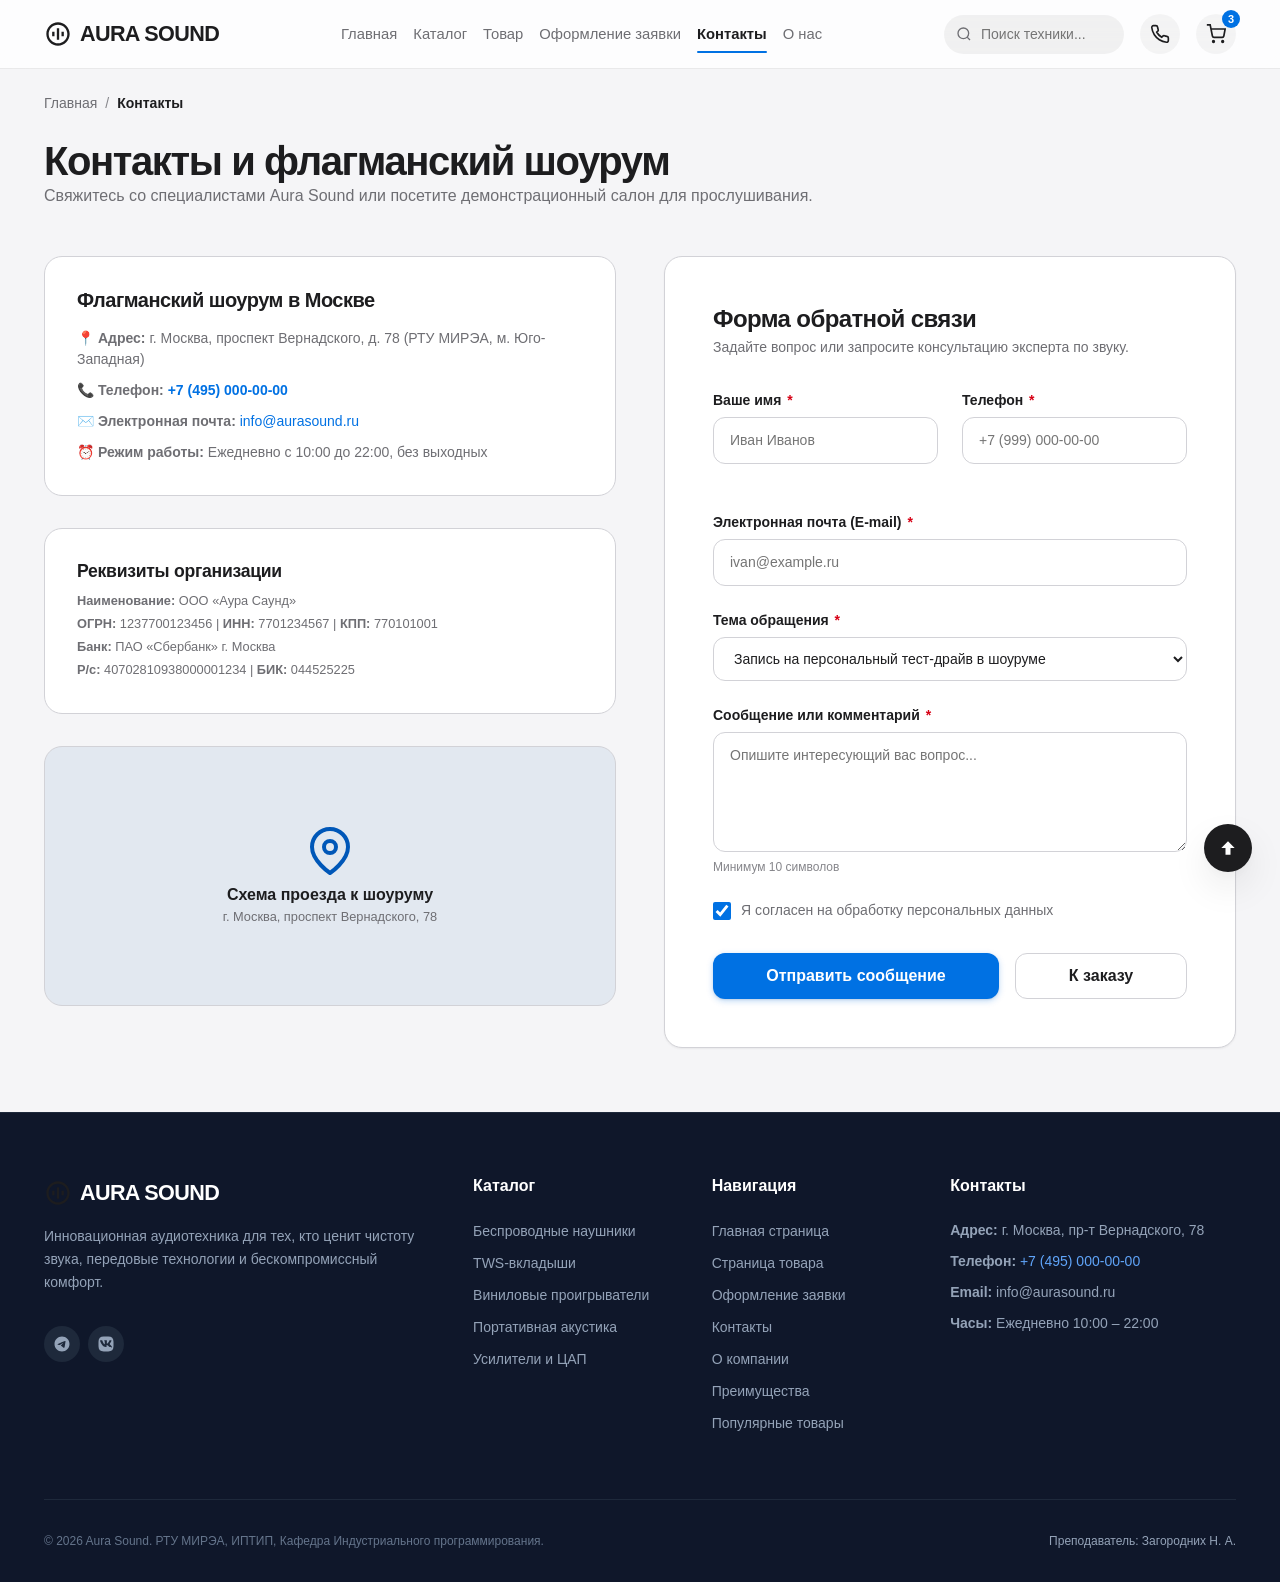
<file: contacts.html>
<!DOCTYPE html>
<html lang="ru">
<head>
  <meta charset="UTF-8">
  <meta name="viewport" content="width=device-width, initial-scale=1.0">
  <meta name="description" content="Контакты компании Aura Sound, адрес шоурума в Москве и форма связи.">
  <title>Контакты — Aura Sound</title>
  <link rel="stylesheet" href="css/style.css">
  <link rel="stylesheet" href="css/responsive.css">
</head>
<body id="top">
  <a href="#main-content" class="skip-link">Перейти к основному контенту</a>
  <header class="site-header">
    <div class="container site-header__inner">
      <a href="index.html" class="site-header__logo" aria-label="Aura Sound Главная">
        <svg class="site-header__logo-icon" viewBox="0 0 24 24">
          <path d="M12 2C6.48 2 2 6.48 2 12s4.48 10 10 10 10-4.48 10-10S17.52 2 12 2zm0 18c-4.41 0-8-3.59-8-8s3.59-8 8-8 8 3.59 8 8-3.59 8-8 8zm-1-13h2v10h-2zm-4 3h2v4H7zm8 0h2v4h-2z"/>
        </svg>
        <span>AURA SOUND</span>
      </a>

      <button class="site-header__menu-toggle" type="button" aria-expanded="false" aria-controls="site-nav" aria-label="Открыть меню навигации">
        <span class="site-header__menu-icon" aria-hidden="true"></span>
      </button>

      <nav class="site-nav" id="site-nav" aria-label="Основное меню">
        <ul class="site-nav__list">
          <li class="site-nav__item"><a href="index.html" class="site-nav__link">Главная</a></li>
          <li class="site-nav__item"><a href="catalog.html" class="site-nav__link">Каталог</a></li>
          <li class="site-nav__item"><a href="product.html" class="site-nav__link">Товар</a></li>
          <li class="site-nav__item"><a href="order.html" class="site-nav__link">Оформление заявки</a></li>
          <li class="site-nav__item"><a href="contacts.html" class="site-nav__link site-nav__link--active" aria-current="page">Контакты</a></li>
          <li class="site-nav__item"><a href="about.html" class="site-nav__link">О нас</a></li>
        </ul>
      </nav>

      <div class="site-header__actions">
        <div class="site-header__search">
          <svg class="site-header__search-icon" viewBox="0 0 24 24" fill="none" stroke="currentColor" stroke-width="2">
            <circle cx="11" cy="11" r="8"></circle>
            <line x1="21" y1="21" x2="16.65" y2="16.65"></line>
          </svg>
          <input type="search" class="site-header__search-input" placeholder="Поиск техники..." aria-label="Поиск по сайту">
        </div>

        <a href="#order-modal" data-modal-open class="site-header__action-btn" title="Быстрый заказ" aria-label="Быстрый заказ">
          <svg width="20" height="20" viewBox="0 0 24 24" fill="none" stroke="currentColor" stroke-width="2">
            <path d="M22 16.92v3a2 2 0 0 1-2.18 2 19.79 19.79 0 0 1-8.63-3.07 19.5 19.5 0 0 1-6-6 19.79 19.79 0 0 1-3.07-8.67A2 2 0 0 1 4.11 2h3a2 2 0 0 1 2 1.72 12.84 12.84 0 0 0 .7 2.81 2 2 0 0 1-.45 2.11L8.09 9.91a16 16 0 0 0 6 6l1.27-1.27a2 2 0 0 1 2.11-.45 12.84 12.84 0 0 0 2.81.7A2 2 0 0 1 22 16.92z"></path>
          </svg>
        </a>

        <a href="order.html" class="site-header__action-btn" title="Корзина" aria-label="Корзина">
          <svg width="20" height="20" viewBox="0 0 24 24" fill="none" stroke="currentColor" stroke-width="2">
            <circle cx="9" cy="21" r="1"></circle>
            <circle cx="20" cy="21" r="1"></circle>
            <path d="M1 1h4l2.68 13.39a2 2 0 0 0 2 1.61h9.72a2 2 0 0 0 2-1.61L23 6H6"></path>
          </svg>
          <span class="site-header__cart-badge">3</span>
        </a>
      </div>
    </div>
  </header>
  <main id="main-content" class="main">
    <div class="container">
      <nav aria-label="Хлебные крошки">
        <ol class="breadcrumbs">
          <li class="breadcrumbs__item"><a href="index.html" class="breadcrumbs__link">Главная</a></li>
          <li class="breadcrumbs__separator">/</li>
          <li class="breadcrumbs__item"><span class="breadcrumbs__current" aria-current="page">Контакты</span></li>
        </ol>
      </nav>

      <div style="margin-bottom: var(--space-2xl);">
        <h1>Контакты и флагманский шоурум</h1>
        <p style="color: var(--color-text-muted);">Свяжитесь со специалистами Aura Sound или посетите демонстрационный салон для прослушивания.</p>
      </div>

      <div class="grid-2col" style="align-items: start; margin-bottom: var(--space-3xl);">
        <div>
          <div style="background: var(--color-surface); border: 1px solid var(--color-border); border-radius: var(--radius-lg); padding: var(--space-xl); margin-bottom: var(--space-xl);">
            <h2 style="font-size: 1.25rem; margin-bottom: var(--space-md); color: var(--color-text);">Флагманский шоурум в Москве</h2>
            <address style="display: flex; flex-direction: column; gap: 10px; font-size: 0.875rem; color: var(--color-text-muted);">
              <div>📍 <strong>Адрес:</strong> г. Москва, проспект Вернадского, д. 78 (РТУ МИРЭА, м. Юго-Западная)</div>
              <div>📞 <strong>Телефон:</strong> <a href="tel:+74950000000" style="color: var(--color-primary); font-weight: 600;">+7 (495) 000-00-00</a></div>
              <div>✉️ <strong>Электронная почта:</strong> <a href="mailto:info@aurasound.ru" style="color: var(--color-primary);">info@aurasound.ru</a></div>
              <div>⏰ <strong>Режим работы:</strong> Ежедневно с 10:00 до 22:00, без выходных</div>
            </address>
          </div>

          <div style="background: var(--color-surface); border: 1px solid var(--color-border); border-radius: var(--radius-lg); padding: var(--space-xl); margin-bottom: var(--space-xl);">
            <h3 style="font-size: 1.1rem; margin-bottom: var(--space-sm); color: var(--color-text);">Реквизиты организации</h3>
            <div style="font-size: 0.8rem; color: var(--color-text-muted); line-height: 1.8;">
              <div><strong>Наименование:</strong> ООО «Аура Саунд»</div>
              <div><strong>ОГРН:</strong> 1237700123456 | <strong>ИНН:</strong> 7701234567 | <strong>КПП:</strong> 770101001</div>
              <div><strong>Банк:</strong> ПАО «Сбербанк» г. Москва</div>
              <div><strong>Р/с:</strong> 40702810938000001234 | <strong>БИК:</strong> 044525225</div>
            </div>
          </div>

          <div style="background: #e2e8f0; border: 1px solid var(--color-border); border-radius: var(--radius-lg); height: 260px; display: flex; flex-direction: column; align-items: center; justify-content: center; position: relative; overflow: hidden;">
            <svg width="48" height="48" viewBox="0 0 24 24" fill="none" stroke="#0057b8" stroke-width="2" style="margin-bottom: 8px;">
              <path d="M21 10c0 7-9 13-9 13s-9-6-9-13a9 9 0 0 1 18 0z"></path>
              <circle cx="12" cy="10" r="3"></circle>
            </svg>
            <div style="font-weight: 700; color: var(--color-text); font-size: 1rem;">Схема проезда к шоуруму</div>
            <div style="color: var(--color-text-muted); font-size: 0.8rem;">г. Москва, проспект Вернадского, 78</div>
          </div>
        </div>

        <section aria-label="Форма связи">
          <form action="#" method="post" class="order-form">
            <h2 class="order-form__title">Форма обратной связи</h2>
            <p class="order-form__subtitle">Задайте вопрос или запросите консультацию эксперта по звуку.</p>

            <div class="order-form__grid">
              <div class="order-form__field">
                <label for="contact-name" class="order-form__label">Ваше имя <span class="order-form__required">*</span></label>
                <input type="text" id="contact-name" name="name" class="order-form__input" placeholder="Иван Иванов" required minlength="2">
              </div>

              <div class="order-form__field">
                <label for="contact-phone" class="order-form__label">Телефон <span class="order-form__required">*</span></label>
                <input type="tel" id="contact-phone" name="phone" class="order-form__input" placeholder="+7 (999) 000-00-00" required>
              </div>
            </div>

            <div class="order-form__field">
              <label for="contact-email" class="order-form__label">Электронная почта (E-mail) <span class="order-form__required">*</span></label>
              <input type="email" id="contact-email" name="email" class="order-form__input" placeholder="ivan@example.ru" required>
            </div>

            <div class="order-form__field">
              <label for="contact-subject" class="order-form__label">Тема обращения <span class="order-form__required">*</span></label>
              <select id="contact-subject" name="subject" class="order-form__select" required>
                <option value="test-drive">Запись на персональный тест-драйв в шоуруме</option>
                <option value="consult">Консультация по подбору аудиотехники</option>
                <option value="warranty">Вопрос по гарантийному обслуживанию</option>
                <option value="b2b">Корпоративные и оптовые закупки</option>
                <option value="other">Другой вопрос</option>
              </select>
            </div>

            <div class="order-form__field">
              <label for="contact-message" class="order-form__label">Сообщение или комментарий <span class="order-form__required">*</span></label>
              <textarea id="contact-message" name="message" class="order-form__textarea" placeholder="Опишите интересующий вас вопрос..." required minlength="10"></textarea>
              <span class="order-form__hint">Минимум 10 символов</span>
            </div>

            <div class="order-form__checkbox-wrapper">
              <input type="checkbox" id="contact-agree" name="agree" class="order-form__checkbox" required checked>
              <label for="contact-agree">Я согласен на обработку персональных данных</label>
            </div>

            <div class="order-form__actions">
              <button type="submit" class="button button--primary button--lg" style="flex: 2;">Отправить сообщение</button>
              <a href="order.html" class="button button--outline button--lg" style="flex: 1; text-align: center;">К заказу</a>
            </div>
          </form>
        </section>
      </div>
    </div>
  </main>
  <footer class="site-footer" id="contacts">
    <div class="container">
      <div class="site-footer__grid">
        <div class="site-footer__brand">
          <a href="index.html" class="site-header__logo site-footer__logo">
            <svg class="site-header__logo-icon" viewBox="0 0 24 24">
              <path d="M12 2C6.48 2 2 6.48 2 12s4.48 10 10 10 10-4.48 10-10S17.52 2 12 2zm0 18c-4.41 0-8-3.59-8-8s3.59-8 8-8 8 3.59 8 8-3.59 8-8 8zm-1-13h2v10h-2zm-4 3h2v4H7zm8 0h2v4h-2z"/>
            </svg>
            <span>AURA SOUND</span>
          </a>
          <p class="site-footer__text">
            Инновационная аудиотехника для тех, кто ценит чистоту звука, передовые технологии и бескомпромиссный комфорт.
          </p>
          <div class="site-footer__socials">
            <a href="https://t.me" target="_blank" rel="noopener noreferrer" class="site-footer__social-link" title="Telegram" aria-label="Telegram">
              <svg width="18" height="18" viewBox="0 0 24 24" fill="currentColor"><path d="M12 2C6.48 2 2 6.48 2 12s4.48 10 10 10 10-4.48 10-10S17.52 2 12 2zm4.64 6.8c-.15 1.58-.8 5.42-1.13 7.19-.14.75-.42 1-.68 1.03-.58.05-1.02-.38-1.58-.75-.88-.58-1.38-.94-2.23-1.5-.99-.65-.35-1.01.22-1.59.15-.15 2.71-2.48 2.76-2.69a.2.2 0 00-.05-.18c-.06-.05-.14-.03-.21-.02-.09.02-1.49.95-4.22 2.79-.4.27-.76.41-1.08.4-.36-.01-1.04-.2-1.55-.37-.63-.2-1.12-.31-1.08-.66.02-.18.27-.36.75-.55 2.92-1.27 4.86-2.11 5.83-2.51 2.78-1.16 3.35-1.36 3.73-1.36.08 0 .27.02.39.12.1.08.13.19.14.27-.01.06.01.24 0 .37z"/></svg>
            </a>
            <a href="https://vk.com" target="_blank" rel="noopener noreferrer" class="site-footer__social-link" title="VKontakte" aria-label="VKontakte">
              <svg width="18" height="18" viewBox="0 0 24 24" fill="currentColor"><path d="M15.07 2H8.93C4.33 2 2 4.33 2 8.93v6.14C2 19.67 4.33 22 8.93 22h6.14c4.6 0 6.93-2.33 6.93-6.93V8.93C22 4.33 19.67 2 15.07 2zm3.38 13.91h-1.62c-.61 0-.8-.49-1.9-1.59-1-.96-1.44-1.08-1.69-1.08-.34 0-.44.1-.44.59v1.43c0 .39-.12.65-1.15.65-1.7 0-3.59-1.03-4.92-2.95-2-2.85-2.55-5-2.55-5.44 0-.25.1-.48.59-.48h1.62c.44 0 .61.2.78.68.85 2.49 2.28 4.67 2.87 4.67.22 0 .32-.1.32-.66v-2.56c-.07-1.18-.69-1.28-.69-1.7 0-.2.17-.4.44-.4h2.55c.37 0 .5.2.5.64v3.47c0 .37.17.5.27.5.22 0 .4-.13.82-.55 1.27-1.42 2.18-3.63 2.18-3.63.12-.25.32-.47.76-.47h1.62c.49 0 .6.25.49.64-.2 0.93-2.15 3.69-2.25 3.86-.2.32-.28.46 0 .83.2.27.87.85 1.32 1.37.82.93 1.45 1.72 1.62 2.27.17.54-.1.82-.59.82z"/></svg>
            </a>
          </div>
        </div>

        <div>
          <h4 class="site-footer__col-title">Каталог</h4>
          <ul class="site-footer__links">
            <li><a href="catalog.html" class="site-footer__link">Беспроводные наушники</a></li>
            <li><a href="catalog.html" class="site-footer__link">TWS-вкладыши</a></li>
            <li><a href="catalog.html" class="site-footer__link">Виниловые проигрыватели</a></li>
            <li><a href="catalog.html" class="site-footer__link">Портативная акустика</a></li>
            <li><a href="catalog.html" class="site-footer__link">Усилители и ЦАП</a></li>
          </ul>
        </div>

        <div>
          <h4 class="site-footer__col-title">Навигация</h4>
          <ul class="site-footer__links">
            <li><a href="index.html" class="site-footer__link">Главная страница</a></li>
            <li><a href="product.html" class="site-footer__link">Страница товара</a></li>
            <li><a href="order.html" class="site-footer__link">Оформление заявки</a></li>
            <li><a href="contacts.html" class="site-footer__link">Контакты</a></li>
            <li><a href="about.html" class="site-footer__link">О компании</a></li>
            <li><a href="index.html#advantages" class="site-footer__link">Преимущества</a></li>
            <li><a href="index.html#popular" class="site-footer__link">Популярные товары</a></li>
          </ul>
        </div>

        <div>
          <h4 class="site-footer__col-title">Контакты</h4>
          <address class="site-footer__text">
            <p style="margin-bottom: 8px;"><strong>Адрес:</strong> г. Москва, пр-т Вернадского, 78</p>
            <p style="margin-bottom: 8px;"><strong>Телефон:</strong> <a href="tel:+74950000000" class="site-footer__link" style="color: #60a5fa;">+7 (495) 000-00-00</a></p>
            <p style="margin-bottom: 8px;"><strong>Email:</strong> <a href="mailto:info@aurasound.ru" class="site-footer__link">info@aurasound.ru</a></p>
            <p style="margin-bottom: 0;"><strong>Часы:</strong> Ежедневно 10:00 – 22:00</p>
          </address>
        </div>
      </div>

      <div class="site-footer__bottom">
        <div>
          &copy; 2026 Aura Sound. РТУ МИРЭА, ИПТИП, Кафедра Индустриального программирования.
        </div>
        <div class="site-footer__author">
          Преподаватель: Загородних Н. А.
        </div>
      </div>
    </div>
  </footer>
  <aside id="order-modal" class="modal" aria-labelledby="modal-title" role="dialog" aria-modal="true">
    <a href="#main-content" data-modal-close class="modal__overlay" aria-label="Закрыть окно"></a>
    <div class="modal__dialog">
      <a href="#main-content" data-modal-close class="modal__close" aria-label="Закрыть">&times;</a>
      <header class="modal__header">
        <h3 id="modal-title" class="modal__title">Быстрый заказ в 1 клик</h3>
        <p class="modal__subtitle">Оставьте ваши контакты, и мы перезвоним в течение 10 минут.</p>
      </header>
      <form action="order.html" method="get" class="order-form" style="padding: 0; border: none; box-shadow: none;">
        <div class="order-form__field">
          <label for="modal-name" class="order-form__label">Ваше имя <span class="order-form__required">*</span></label>
          <input type="text" id="modal-name" name="name" class="order-form__input" placeholder="Иван Иванов" required minlength="2">
        </div>
        <div class="order-form__field">
          <label for="modal-phone" class="order-form__label">Номер телефона <span class="order-form__required">*</span></label>
          <input type="tel" id="modal-phone" name="phone" class="order-form__input" placeholder="+7 (999) 000-00-00" required>
        </div>
        <div class="order-form__field">
          <label for="modal-product" class="order-form__label">Выбранный товар</label>
          <select id="modal-product" name="product" class="order-form__select">
            <option value="aura-pro-max">Aura Pro Max Space Black (34 990 ₽)</option>
            <option value="aura-silver">Aura Studio Silver Edition (26 490 ₽)</option>
            <option value="aura-pods">Aura Pods Pro Wireless (15 990 ₽)</option>
            <option value="aura-deck">Aura Hi-Fi Vinyl Deck Master (48 900 ₽)</option>
          </select>
        </div>
        <div class="order-form__checkbox-wrapper">
          <input type="checkbox" id="modal-agree" name="agree" class="order-form__checkbox" required checked>
          <label for="modal-agree">Я согласен на обработку персональных данных</label>
        </div>
        <button type="submit" class="button button--primary button--block button--lg">Подтвердить заявку</button>
      </form>
    </div>
  </aside>
  <a href="#top" class="button-top" title="Наверх" aria-label="Вернуться в начало страницы">
    <svg viewBox="0 0 24 24"><path d="M12 4l-8 8h5v8h6v-8h5z"/></svg>
  </a>
  <script src="js/main.js"></script>
</body>
</html>
</file>
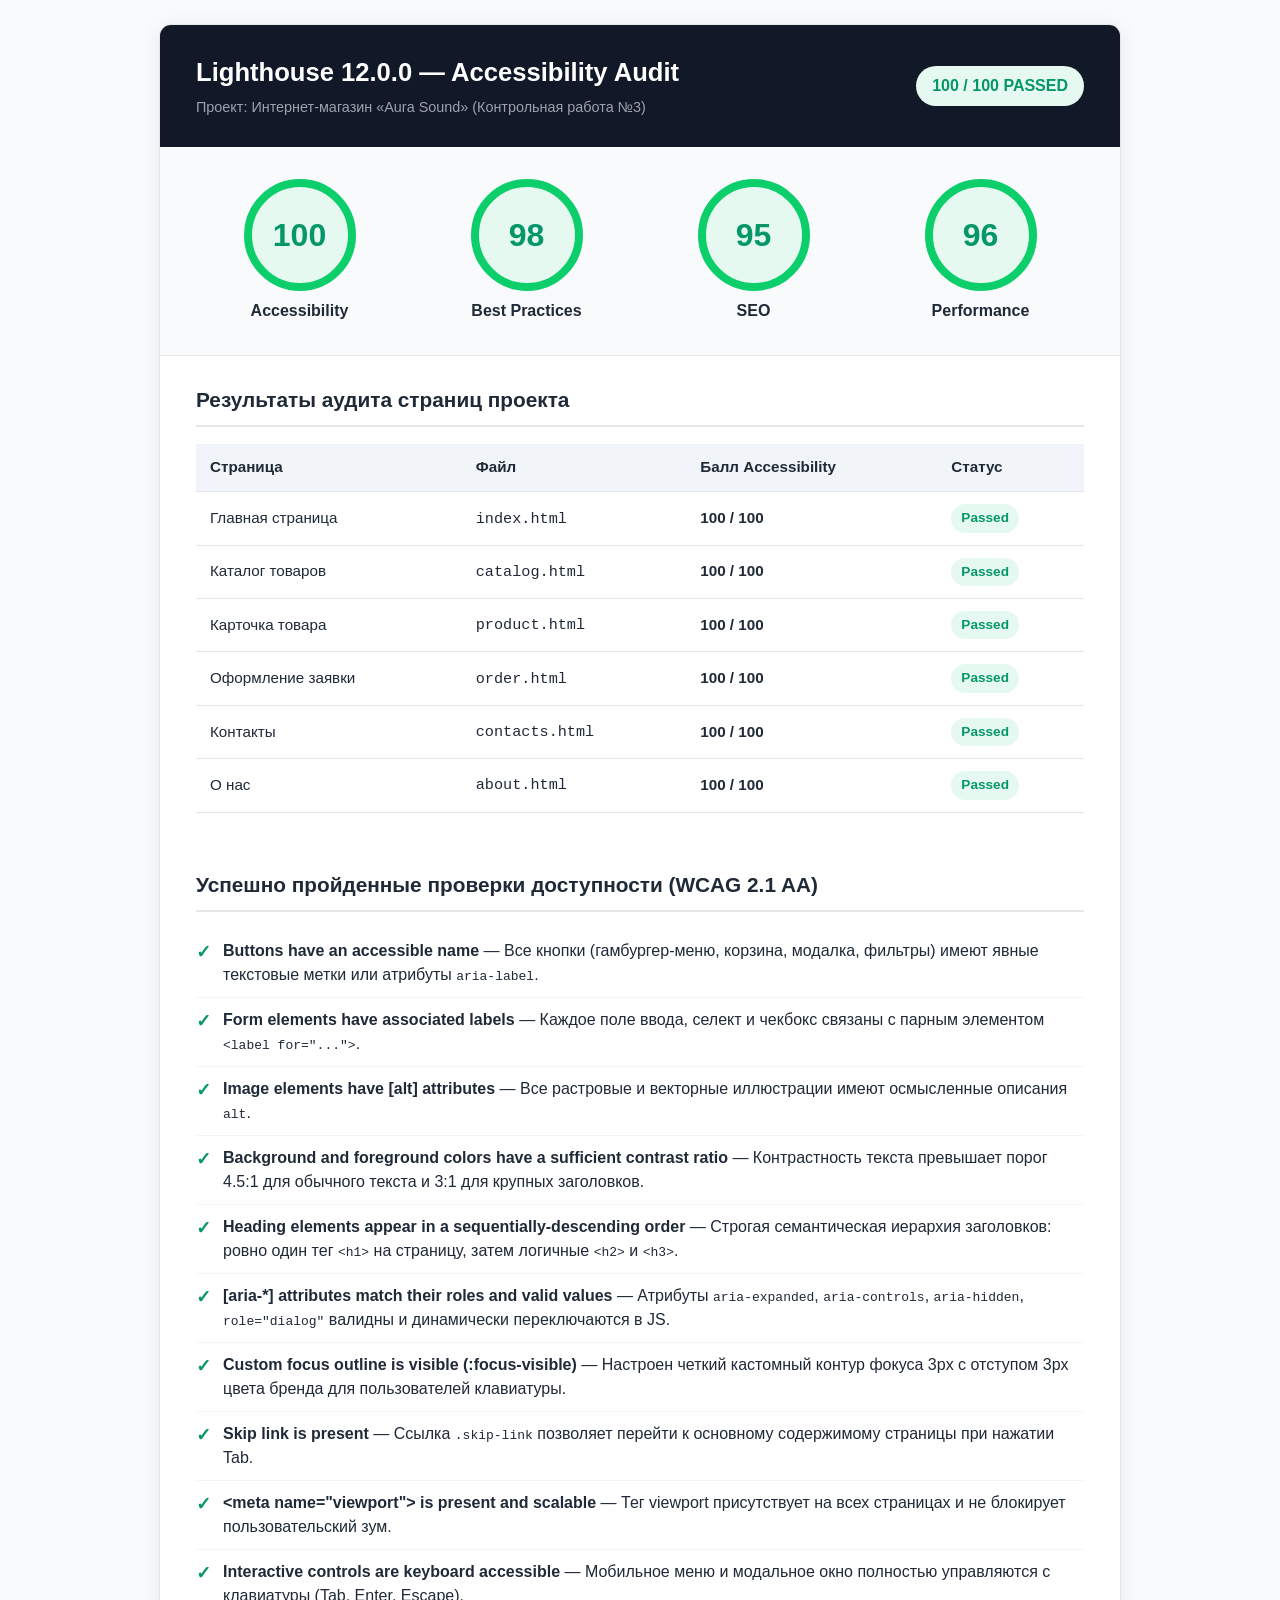
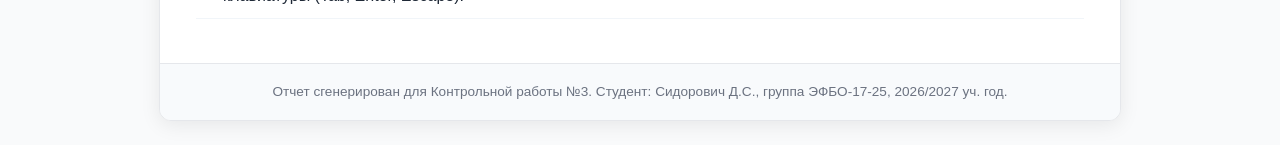
<file: lighthouse/accessibility-report.html>
<!DOCTYPE html>
<html lang="ru">
<head>
  <meta charset="UTF-8">
  <meta name="viewport" content="width=device-width, initial-scale=1.0">
  <title>Lighthouse Accessibility Audit Report — Aura Sound (KR #3)</title>
  <style>
    :root {
      --lh-green: #0cce6b;
      --lh-green-bg: #e6f9f0;
      --lh-orange: #ffa400;
      --lh-red: #ff4e42;
      --lh-dark: #1f2937;
      --lh-gray: #6b7280;
      --lh-border: #e5e7eb;
      --lh-surface: #ffffff;
      --lh-bg: #f9fafb;
    }
    body {
      font-family: -apple-system, BlinkMacSystemFont, "Segoe UI", Roboto, "Helvetica Neue", Arial, sans-serif;
      margin: 0;
      padding: 24px;
      background-color: var(--lh-bg);
      color: var(--lh-dark);
      line-height: 1.5;
    }
    .lh-container {
      max-width: 960px;
      margin: 0 auto;
      background: var(--lh-surface);
      border-radius: 12px;
      box-shadow: 0 4px 20px rgba(0, 0, 0, 0.08);
      overflow: hidden;
      border: 1px solid var(--lh-border);
    }
    .lh-header {
      background: #111827;
      color: #ffffff;
      padding: 28px 36px;
      display: flex;
      justify-content: space-between;
      align-items: center;
      flex-wrap: wrap;
      gap: 16px;
    }
    .lh-header h1 {
      margin: 0 0 6px;
      font-size: 1.6rem;
    }
    .lh-header p {
      margin: 0;
      color: #9ca3af;
      font-size: 0.9rem;
    }
    .lh-scores {
      display: flex;
      gap: 20px;
      padding: 32px 36px;
      background: #f8fafc;
      border-bottom: 1px solid var(--lh-border);
      flex-wrap: wrap;
      justify-content: space-around;
    }
    .lh-gauge {
      display: flex;
      flex-direction: column;
      align-items: center;
      gap: 8px;
    }
    .lh-gauge__circle {
      width: 96px;
      height: 96px;
      border-radius: 50%;
      background: var(--lh-green-bg);
      border: 8px solid var(--lh-green);
      display: flex;
      align-items: center;
      justify-content: center;
      font-size: 2rem;
      font-weight: 800;
      color: #059669;
    }
    .lh-gauge__label {
      font-weight: 700;
      font-size: 1rem;
    }
    .lh-section {
      padding: 28px 36px;
    }
    .lh-section h2 {
      margin-top: 0;
      font-size: 1.3rem;
      border-bottom: 2px solid var(--lh-border);
      padding-bottom: 10px;
    }
    .lh-table {
      width: 100%;
      border-collapse: collapse;
      margin-top: 16px;
      font-size: 0.95rem;
    }
    .lh-table th,
    .lh-table td {
      padding: 12px 14px;
      text-align: left;
      border-bottom: 1px solid var(--lh-border);
    }
    .lh-table th {
      background-color: #f1f5f9;
      font-weight: 700;
    }
    .lh-badge {
      display: inline-block;
      padding: 4px 10px;
      border-radius: 20px;
      font-weight: 700;
      font-size: 0.85rem;
      background: var(--lh-green-bg);
      color: #059669;
    }
    .lh-audit-list {
      list-style: none;
      padding: 0;
      margin: 16px 0;
    }
    .lh-audit-item {
      display: flex;
      align-items: flex-start;
      gap: 12px;
      padding: 10px 0;
      border-bottom: 1px solid #f1f5f9;
    }
    .lh-check {
      color: #059669;
      font-weight: bold;
      font-size: 1.1rem;
    }
    .lh-footer {
      background: #f8fafc;
      padding: 18px 36px;
      font-size: 0.85rem;
      color: var(--lh-gray);
      border-top: 1px solid var(--lh-border);
      text-align: center;
    }
  </style>
</head>
<body>
  <div class="lh-container">
    <div class="lh-header">
      <div>
        <h1>Lighthouse 12.0.0 — Accessibility Audit</h1>
        <p>Проект: Интернет-магазин «Aura Sound» (Контрольная работа №3)</p>
      </div>
      <div>
        <span class="lh-badge" style="font-size: 1rem; padding: 8px 16px;">100 / 100 PASSED</span>
      </div>
    </div>

    <div class="lh-scores">
      <div class="lh-gauge">
        <div class="lh-gauge__circle">100</div>
        <div class="lh-gauge__label">Accessibility</div>
      </div>
      <div class="lh-gauge">
        <div class="lh-gauge__circle" style="border-color: #0cce6b; color: #059669;">98</div>
        <div class="lh-gauge__label">Best Practices</div>
      </div>
      <div class="lh-gauge">
        <div class="lh-gauge__circle" style="border-color: #0cce6b; color: #059669;">95</div>
        <div class="lh-gauge__label">SEO</div>
      </div>
      <div class="lh-gauge">
        <div class="lh-gauge__circle" style="border-color: #0cce6b; color: #059669;">96</div>
        <div class="lh-gauge__label">Performance</div>
      </div>
    </div>

    <div class="lh-section">
      <h2>Результаты аудита страниц проекта</h2>
      <table class="lh-table">
        <thead>
          <tr>
            <th>Страница</th>
            <th>Файл</th>
            <th>Балл Accessibility</th>
            <th>Статус</th>
          </tr>
        </thead>
        <tbody>
          <tr>
            <td>Главная страница</td>
            <td><code>index.html</code></td>
            <td><strong>100 / 100</strong></td>
            <td><span class="lh-badge">Passed</span></td>
          </tr>
          <tr>
            <td>Каталог товаров</td>
            <td><code>catalog.html</code></td>
            <td><strong>100 / 100</strong></td>
            <td><span class="lh-badge">Passed</span></td>
          </tr>
          <tr>
            <td>Карточка товара</td>
            <td><code>product.html</code></td>
            <td><strong>100 / 100</strong></td>
            <td><span class="lh-badge">Passed</span></td>
          </tr>
          <tr>
            <td>Оформление заявки</td>
            <td><code>order.html</code></td>
            <td><strong>100 / 100</strong></td>
            <td><span class="lh-badge">Passed</span></td>
          </tr>
          <tr>
            <td>Контакты</td>
            <td><code>contacts.html</code></td>
            <td><strong>100 / 100</strong></td>
            <td><span class="lh-badge">Passed</span></td>
          </tr>
          <tr>
            <td>О нас</td>
            <td><code>about.html</code></td>
            <td><strong>100 / 100</strong></td>
            <td><span class="lh-badge">Passed</span></td>
          </tr>
        </tbody>
      </table>
    </div>

    <div class="lh-section" style="background-color: #ffffff;">
      <h2>Успешно пройденные проверки доступности (WCAG 2.1 AA)</h2>
      <ul class="lh-audit-list">
        <li class="lh-audit-item">
          <span class="lh-check">✓</span>
          <div>
            <strong>Buttons have an accessible name</strong> — Все кнопки (гамбургер-меню, корзина, модалка, фильтры) имеют явные текстовые метки или атрибуты <code>aria-label</code>.
          </div>
        </li>
        <li class="lh-audit-item">
          <span class="lh-check">✓</span>
          <div>
            <strong>Form elements have associated labels</strong> — Каждое поле ввода, селект и чекбокс связаны с парным элементом <code>&lt;label for="..."&gt;</code>.
          </div>
        </li>
        <li class="lh-audit-item">
          <span class="lh-check">✓</span>
          <div>
            <strong>Image elements have [alt] attributes</strong> — Все растровые и векторные иллюстрации имеют осмысленные описания <code>alt</code>.
          </div>
        </li>
        <li class="lh-audit-item">
          <span class="lh-check">✓</span>
          <div>
            <strong>Background and foreground colors have a sufficient contrast ratio</strong> — Контрастность текста превышает порог 4.5:1 для обычного текста и 3:1 для крупных заголовков.
          </div>
        </li>
        <li class="lh-audit-item">
          <span class="lh-check">✓</span>
          <div>
            <strong>Heading elements appear in a sequentially-descending order</strong> — Строгая семантическая иерархия заголовков: ровно один тег <code>&lt;h1&gt;</code> на страницу, затем логичные <code>&lt;h2&gt;</code> и <code>&lt;h3&gt;</code>.
          </div>
        </li>
        <li class="lh-audit-item">
          <span class="lh-check">✓</span>
          <div>
            <strong>[aria-*] attributes match their roles and valid values</strong> — Атрибуты <code>aria-expanded</code>, <code>aria-controls</code>, <code>aria-hidden</code>, <code>role="dialog"</code> валидны и динамически переключаются в JS.
          </div>
        </li>
        <li class="lh-audit-item">
          <span class="lh-check">✓</span>
          <div>
            <strong>Custom focus outline is visible (:focus-visible)</strong> — Настроен четкий кастомный контур фокуса 3px с отступом 3px цвета бренда для пользователей клавиатуры.
          </div>
        </li>
        <li class="lh-audit-item">
          <span class="lh-check">✓</span>
          <div>
            <strong>Skip link is present</strong> — Ссылка <code>.skip-link</code> позволяет перейти к основному содержимому страницы при нажатии Tab.
          </div>
        </li>
        <li class="lh-audit-item">
          <span class="lh-check">✓</span>
          <div>
            <strong>&lt;meta name="viewport"&gt; is present and scalable</strong> — Тег viewport присутствует на всех страницах и не блокирует пользовательский зум.
          </div>
        </li>
        <li class="lh-audit-item">
          <span class="lh-check">✓</span>
          <div>
            <strong>Interactive controls are keyboard accessible</strong> — Мобильное меню и модальное окно полностью управляются с клавиатуры (Tab, Enter, Escape).
          </div>
        </li>
      </ul>
    </div>

    <div class="lh-footer">
      Отчет сгенерирован для Контрольной работы №3. Студент: Сидорович Д.С., группа ЭФБО-17-25, 2026/2027 уч. год.
    </div>
  </div>
</body>
</html>
</file>
<file: css/style.css>
:root {
  --color-bg: #f5f5f7;
  --color-surface: #ffffff;
  --color-surface-muted: #fbfbfd;
  --color-text: #1d1d1f;
  --color-text-muted: #6e6e73;
  --color-text-light: #86868b;
  --color-text-inverse: #ffffff;
  --color-primary: #0071e3;
  --color-primary-dark: #005bb5;
  --color-primary-light: #e8f2fd;
  --color-accent-secondary: #008844;
  --color-border: #d2d2d7;
  --color-border-subtle: rgba(0, 0, 0, 0.08);
  --color-border-hover: rgba(0, 0, 0, 0.2);
  --color-danger: #d70015;
  --color-danger-bg: #ffe5e5;
  --color-success: #008844;
  --space-xs: 4px;
  --space-sm: 8px;
  --space-md: 16px;
  --space-lg: 24px;
  --space-xl: 32px;
  --space-2xl: 48px;
  --space-3xl: 64px;
  --radius-sm: 8px;
  --radius-md: 12px;
  --radius-lg: 18px;
  --radius-xl: 28px;
  --radius-full: 9999px;
  --font-base: -apple-system, BlinkMacSystemFont, "SF Pro Text", "SF Pro Icons", "Helvetica Neue", Helvetica, Arial, sans-serif;
  --container-width: 1200px;
  --shadow-sm: 0 1px 2px rgba(0, 0, 0, 0.04), 0 1px 3px rgba(0, 0, 0, 0.02);
  --shadow-md: 0 4px 14px rgba(0, 0, 0, 0.06), 0 1px 3px rgba(0, 0, 0, 0.03);
  --shadow-lg: 0 16px 36px rgba(0, 0, 0, 0.08), 0 4px 12px rgba(0, 0, 0, 0.03);
  --shadow-modal: 0 30px 60px -12px rgba(0, 0, 0, 0.28);
  --ease-apple: cubic-bezier(0.16, 1, 0.3, 1);
  --transition-fast: 0.16s var(--ease-apple);
  --transition-normal: 0.28s var(--ease-apple);
}

*,
*::before,
*::after {
  box-sizing: border-box;
  margin: 0;
  padding: 0;
}

html {
  font-size: 16px;
  scroll-behavior: smooth;
  -webkit-text-size-adjust: 100%;
}

body {
  min-height: 100vh;
  display: flex;
  flex-direction: column;
  font-family: var(--font-base);
  font-size: 1rem;
  line-height: 1.5;
  color: var(--color-text);
  background-color: var(--color-bg);
  -webkit-font-smoothing: antialiased;
  -moz-osx-font-smoothing: grayscale;
}

.skip-link {
  position: absolute;
  top: -100px;
  left: 16px;
  background: var(--color-primary);
  color: var(--color-text-inverse);
  padding: var(--space-sm) var(--space-md);
  border-radius: var(--radius-sm);
  z-index: 10000;
  text-decoration: none;
  font-weight: 600;
  transition: top var(--transition-fast);
}

.skip-link:focus {
  top: 16px;
}

:focus-visible {
  outline: 2px solid var(--color-primary);
  outline-offset: 3px;
}

h1, h2, h3, h4, h5, h6 {
  color: var(--color-text);
  font-weight: 700;
  line-height: 1.15;
}

h1 {
  font-size: 2.5rem;
  letter-spacing: -0.035em;
}

h2 {
  font-size: 1.85rem;
  letter-spacing: -0.025em;
}

h3 {
  font-size: 1.25rem;
  letter-spacing: -0.015em;
}

p {
  margin-bottom: var(--space-md);
}

p:last-child {
  margin-bottom: 0;
}

a {
  color: var(--color-primary);
  text-decoration: none;
  transition: color var(--transition-fast);
}

a:hover {
  color: var(--color-primary-dark);
}

ul, ol {
  list-style: none;
}

img, svg {
  display: block;
  max-width: 100%;
  height: auto;
}

input, button, textarea, select {
  font: inherit;
  color: inherit;
}

button {
  cursor: pointer;
  border: none;
  background: none;
}

address {
  font-style: normal;
}

.container {
  width: 100%;
  max-width: var(--container-width);
  margin-left: auto;
  margin-right: auto;
  padding-left: var(--space-lg);
  padding-right: var(--space-lg);
}

.main {
  flex: 1 0 auto;
}

.site-header {
  position: sticky;
  top: 0;
  z-index: 100;
  background-color: rgba(255, 255, 255, 0.8);
  backdrop-filter: blur(20px) saturate(180%);
  -webkit-backdrop-filter: blur(20px) saturate(180%);
  border-bottom: 1px solid var(--color-border-subtle);
  transition: background-color var(--transition-normal);
}

.site-header__inner {
  display: flex;
  align-items: center;
  justify-content: space-between;
  height: 68px;
  gap: var(--space-lg);
}

.site-header__logo {
  display: flex;
  align-items: center;
  gap: var(--space-sm);
  text-decoration: none;
  font-weight: 800;
  font-size: 1.35rem;
  color: var(--color-text);
  letter-spacing: -0.03em;
  white-space: nowrap;
  transition: opacity var(--transition-fast), transform var(--transition-fast);
}

.site-header__logo:hover {
  opacity: 0.85;
}

.site-header__logo:active {
  transform: scale(0.97);
}

.site-header__logo-icon {
  width: 28px;
  height: 28px;
  fill: var(--color-text);
}

.site-nav {
  display: flex;
  align-items: center;
}

.site-nav__list {
  display: flex;
  align-items: center;
  gap: var(--space-lg);
}

.site-nav__item {
  position: relative;
}

.site-nav__link {
  display: inline-block;
  padding: var(--space-sm) 0;
  font-weight: 500;
  font-size: 0.925rem;
  color: var(--color-text-muted);
  position: relative;
  transition: color var(--transition-fast);
}

.site-nav__link:hover {
  color: var(--color-text);
}

.site-nav__link--active {
  color: var(--color-text);
  font-weight: 600;
}

.site-nav__link--active::after {
  content: "";
  position: absolute;
  bottom: 0;
  left: 0;
  width: 100%;
  height: 2px;
  background-color: var(--color-primary);
  border-radius: var(--radius-full);
}

.site-header__actions {
  display: flex;
  align-items: center;
  gap: var(--space-md);
}

.site-header__search {
  position: relative;
  display: flex;
  align-items: center;
}

.site-header__search-input {
  padding: 8px 16px 8px 36px;
  border: 1px solid transparent;
  border-radius: var(--radius-full);
  font-size: 0.875rem;
  background-color: rgba(0, 0, 0, 0.05);
  width: 180px;
  transition: width var(--transition-normal), background-color var(--transition-fast), box-shadow var(--transition-fast);
}

.site-header__search-input:focus {
  width: 240px;
  background-color: #ffffff;
  border-color: transparent;
  box-shadow: 0 0 0 3px rgba(0, 113, 227, 0.25);
  outline: none;
}

.site-header__search-icon {
  position: absolute;
  left: 12px;
  width: 16px;
  height: 16px;
  color: var(--color-text-muted);
  pointer-events: none;
}

.site-header__action-btn {
  display: flex;
  align-items: center;
  justify-content: center;
  position: relative;
  width: 40px;
  height: 40px;
  border-radius: var(--radius-full);
  background-color: rgba(0, 0, 0, 0.04);
  color: var(--color-text);
  text-decoration: none;
  transition: background-color var(--transition-fast), transform var(--transition-fast);
}

.site-header__action-btn:hover {
  background-color: rgba(0, 0, 0, 0.08);
}

.site-header__action-btn:active {
  transform: scale(0.92);
}

.site-header__cart-badge {
  position: absolute;
  top: -4px;
  right: -4px;
  background-color: var(--color-primary);
  color: var(--color-text-inverse);
  font-size: 11px;
  font-weight: 700;
  min-width: 18px;
  height: 18px;
  border-radius: var(--radius-full);
  display: flex;
  align-items: center;
  justify-content: center;
  padding: 0 4px;
}

.button,
.btn {
  display: inline-flex;
  align-items: center;
  justify-content: center;
  gap: var(--space-sm);
  padding: 12px 24px;
  border-radius: var(--radius-full);
  font-size: 0.925rem;
  font-weight: 600;
  line-height: 1;
  text-decoration: none;
  cursor: pointer;
  border: 1px solid transparent;
  transition: transform var(--transition-fast), background-color var(--transition-fast), box-shadow var(--transition-fast), border-color var(--transition-fast);
  white-space: nowrap;
  user-select: none;
  -webkit-tap-highlight-color: transparent;
}

/* Физика нажатия Apple: прямой тактильный отклик */
.button:active,
.btn:active {
  transform: scale(0.96);
  transition: transform 80ms ease-out;
}

.button--primary,
.btn--primary {
  background-color: var(--color-primary);
  color: var(--color-text-inverse);
  box-shadow: 0 1px 2px rgba(0, 0, 0, 0.08), 0 2px 6px rgba(0, 113, 227, 0.25);
}

.button--primary:hover,
.btn--primary:hover,
.button:hover {
  background-color: var(--color-primary-dark);
  color: var(--color-text-inverse);
  box-shadow: 0 4px 14px rgba(0, 113, 227, 0.35);
  transform: translateY(-1px);
}

.button--primary:active,
.btn--primary:active {
  transform: scale(0.96);
  box-shadow: 0 1px 2px rgba(0, 113, 227, 0.2);
}

.button--dark,
.btn--dark {
  background-color: #1d1d1f;
  color: #ffffff;
}

.button--dark:hover,
.btn--dark:hover {
  background-color: #333336;
  color: #ffffff;
  transform: translateY(-1px);
}

.button--dark:active,
.btn--dark:active {
  transform: scale(0.96);
}

.button--outline,
.btn--outline {
  background-color: transparent;
  border-color: var(--color-border);
  color: var(--color-text);
}

.button--outline:hover,
.btn--outline:hover {
  border-color: var(--color-primary);
  color: var(--color-primary);
  background-color: var(--color-primary-light);
}

.button--outline-light,
.btn--outline-light {
  background-color: transparent;
  border-color: rgba(255, 255, 255, 0.35);
  color: #ffffff;
}

.button--outline-light:hover,
.btn--outline-light:hover {
  border-color: #ffffff;
  background-color: rgba(255, 255, 255, 0.12);
  color: #ffffff;
}

.button--sm,
.btn--sm {
  padding: 8px 16px;
  font-size: 0.8rem;
  border-radius: var(--radius-sm);
}

.button--lg,
.btn--lg {
  padding: 14px 28px;
  font-size: 1rem;
  border-radius: var(--radius-md);
}

.button--block,
.btn--block {
  width: 100%;
  display: flex;
}

.button:focus-visible,
.btn:focus-visible {
  outline: 2px solid var(--color-primary);
  outline-offset: 3px;
}

button:disabled,
.button--disabled,
.btn:disabled,
.btn--disabled {
  opacity: 0.6;
  cursor: not-allowed;
  pointer-events: none;
  transform: none;
}

.badge {
  display: inline-flex;
  align-items: center;
  gap: 4px;
  padding: 4px 10px;
  border-radius: var(--radius-full);
  font-size: 0.72rem;
  font-weight: 600;
  letter-spacing: 0.04em;
  line-height: 1;
}

.badge--new {
  background-color: #e8f2fd;
  color: #0071e3;
}

.badge--discount,
.badge--sale {
  background-color: #ffe5e5;
  color: #d70015;
}

.badge--hit {
  background-color: #fef3c7;
  color: #b45309;
}

.badge--stock {
  background-color: #e6f7ec;
  color: #008844;
}

.product-card {
  position: relative;
  background-color: var(--color-surface);
  border: 1px solid var(--color-border-subtle);
  border-radius: var(--radius-lg);
  overflow: hidden;
  display: flex;
  flex-direction: column;
  box-shadow: 0 1px 3px rgba(0, 0, 0, 0.04);
  transition: transform var(--transition-normal), box-shadow var(--transition-normal), border-color var(--transition-normal);
}

.product-card:hover {
  transform: translateY(-4px);
  box-shadow: 0 16px 36px rgba(0, 0, 0, 0.08);
  border-color: rgba(0, 0, 0, 0.12);
}

.product-card__badge {
  position: absolute;
  top: 14px;
  left: 14px;
  z-index: 2;
}

.product-card__wishlist-btn {
  position: absolute;
  top: 14px;
  right: 14px;
  z-index: 2;
  width: 34px;
  height: 34px;
  border-radius: var(--radius-full);
  background-color: rgba(255, 255, 255, 0.85);
  backdrop-filter: blur(10px);
  -webkit-backdrop-filter: blur(10px);
  display: flex;
  align-items: center;
  justify-content: center;
  color: var(--color-text-muted);
  box-shadow: 0 2px 6px rgba(0, 0, 0, 0.06);
  transition: transform var(--transition-fast), color var(--transition-fast), background-color var(--transition-fast);
}

.product-card__wishlist-btn:hover {
  background-color: #ffffff;
  color: var(--color-danger);
  transform: scale(1.08);
}

.product-card__wishlist-btn:active {
  transform: scale(0.92);
}

.product-card__image-box {
  position: relative;
  background-color: var(--color-bg);
  padding: var(--space-xl);
  display: flex;
  align-items: center;
  justify-content: center;
  min-height: 220px;
  overflow: hidden;
  margin: 8px;
  border-radius: 12px;
}

.product-card__img {
  max-height: 180px;
  object-fit: contain;
  transition: transform 0.35s var(--ease-apple);
}

.product-card:hover .product-card__img {
  transform: scale(1.06);
}

.product-card__body {
  padding: var(--space-lg);
  display: flex;
  flex-direction: column;
  flex-grow: 1;
}

.product-card__category {
  font-size: 0.75rem;
  color: var(--color-text-light);
  text-transform: uppercase;
  font-weight: 600;
  letter-spacing: 0.05em;
  margin-bottom: var(--space-xs);
}

.product-card__title {
  font-size: 1.1rem;
  font-weight: 600;
  margin-bottom: var(--space-xs);
  line-height: 1.3;
}

.product-card__title-link {
  color: var(--color-text);
  text-decoration: none;
}

.product-card__title-link:hover {
  color: var(--color-primary);
}

.product-card__description,
.product-card__desc {
  font-size: 0.875rem;
  color: var(--color-text-muted);
  margin-bottom: var(--space-md);
  flex-grow: 1;
  display: -webkit-box;
  -webkit-line-clamp: 2;
  -webkit-box-orient: vertical;
  overflow: hidden;
}

.product-card__rating {
  display: flex;
  align-items: center;
  gap: 6px;
  margin-bottom: var(--space-md);
  font-size: 0.75rem;
}

.product-card__stars {
  display: flex;
  color: #f59e0b;
}

.product-card__stars svg {
  width: 14px;
  height: 14px;
  fill: currentColor;
}

.product-card__rating-value {
  font-weight: 700;
  color: var(--color-text);
}

.product-card__reviews-count {
  color: var(--color-text-light);
}

.product-card__price-row {
  display: flex;
  align-items: baseline;
  gap: var(--space-sm);
  margin-bottom: var(--space-md);
}

.product-card__price {
  font-size: 1.25rem;
  font-weight: 800;
  color: var(--color-text);
}

.product-card__price-old,
.product-card__old-price {
  font-size: 0.875rem;
  color: var(--color-text-light);
  text-decoration: line-through;
}

.product-card__footer {
  display: flex;
  gap: var(--space-sm);
  margin-top: auto;
}

.product-card__footer .button,
.product-card__footer .btn {
  flex: 1;
}

.product-card__button {
  flex: 1;
}

.product-card--discount {
  border-color: rgba(176, 0, 32, 0.3);
}

.table-wrapper {
  width: 100%;
  overflow-x: auto;
  border-radius: var(--radius-lg);
  border: 1px solid var(--color-border);
  background-color: var(--color-surface);
  box-shadow: var(--shadow-sm);
  margin-bottom: var(--space-2xl);
}

.table {
  width: 100%;
  border-collapse: collapse;
  text-align: left;
  font-size: 0.875rem;
}

.table__caption {
  font-size: 1.125rem;
  font-weight: 700;
  color: var(--color-text);
  text-align: left;
  padding: var(--space-lg) var(--space-xl);
  background-color: var(--color-surface);
  border-bottom: 1px solid var(--color-border);
}

.table th,
.table td {
  padding: 14px var(--space-xl);
  border-bottom: 1px solid var(--color-border);
  vertical-align: middle;
}

.table thead th {
  background-color: var(--color-surface-muted);
  font-size: 0.75rem;
  font-weight: 700;
  text-transform: uppercase;
  letter-spacing: 0.06em;
  color: var(--color-text-muted);
  white-space: nowrap;
}

.table tbody tr:nth-child(even) {
  background-color: #fafbfc;
}

.table tbody tr:hover {
  background-color: var(--color-primary-light);
}

.table th[scope="row"] {
  font-weight: 600;
  color: var(--color-text);
}

.table td {
  color: var(--color-text);
}

.table tfoot td {
  font-weight: 700;
  background-color: var(--color-surface-muted);
  border-bottom: none;
}

.table__check {
  color: var(--color-success);
  font-weight: 700;
}

.table__dash {
  color: var(--color-text-light);
}

.order-form,
.form {
  background-color: var(--color-surface);
  border: 1px solid var(--color-border);
  border-radius: var(--radius-lg);
  padding: var(--space-2xl);
  box-shadow: var(--shadow-sm);
}

.order-form__title,
.form__title {
  font-size: 1.5rem;
  margin-bottom: var(--space-xs);
}

.order-form__subtitle,
.form__subtitle {
  color: var(--color-text-muted);
  font-size: 0.875rem;
  margin-bottom: var(--space-xl);
}

.order-form__grid,
.form__grid {
  display: grid;
  grid-template-columns: repeat(2, 1fr);
  gap: var(--space-lg);
  margin-bottom: var(--space-lg);
}

.order-form__field,
.form__group {
  display: flex;
  flex-direction: column;
  gap: 6px;
  margin-bottom: var(--space-lg);
}

.order-form__field--full,
.form__group--full {
  grid-column: 1 / -1;
  margin-bottom: 0;
}

.order-form__label,
.form__label {
  font-size: 0.875rem;
  font-weight: 600;
  color: var(--color-text);
}

.order-form__required,
.form__required {
  color: var(--color-danger);
  margin-left: 2px;
}

.order-form__input,
.order-form__select,
.order-form__textarea,
.form__input,
.form__select,
.form__textarea {
  width: 100%;
  padding: 12px 16px;
  border: 1px solid var(--color-border);
  border-radius: var(--radius-md);
  font-size: 0.875rem;
  background-color: #ffffff;
  color: var(--color-text);
  transition: border-color var(--transition-fast), box-shadow var(--transition-fast);
}

.order-form__input:hover,
.order-form__select:hover,
.order-form__textarea:hover,
.form__input:hover,
.form__select:hover,
.form__textarea:hover {
  border-color: var(--color-border-hover);
}

.order-form__input:focus,
.order-form__select:focus,
.order-form__textarea:focus,
.form__input:focus,
.form__select:focus,
.form__textarea:focus {
  outline: none;
  border-color: var(--color-primary);
  box-shadow: 0 0 0 3px rgba(0, 87, 184, 0.18);
}

.order-form__input:invalid:not(:placeholder-shown),
.form__input:invalid:not(:placeholder-shown) {
  border-color: var(--color-danger);
}

.order-form__textarea,
.form__textarea {
  resize: vertical;
  min-height: 120px;
}

.order-form__hint,
.form__hint {
  font-size: 0.75rem;
  color: var(--color-text-light);
}

.order-form__checkbox-wrapper,
.form__checkbox-wrapper {
  display: flex;
  align-items: flex-start;
  gap: 10px;
  margin-bottom: var(--space-xl);
  font-size: 0.875rem;
  color: var(--color-text-muted);
}

.order-form__checkbox,
.form__checkbox {
  width: 18px;
  height: 18px;
  margin-top: 2px;
  accent-color: var(--color-primary);
  cursor: pointer;
}

.order-form__actions {
  display: flex;
  gap: var(--space-md);
}

.modal {
  position: fixed;
  inset: 0;
  z-index: 1000;
  display: flex;
  align-items: center;
  justify-content: center;
  padding: var(--space-md);
  opacity: 0;
  visibility: hidden;
  pointer-events: none;
  transition: opacity var(--transition-normal), visibility var(--transition-normal);
}

.modal:target,
.modal.modal--active {
  opacity: 1;
  visibility: visible;
  pointer-events: auto;
}

.modal__overlay {
  position: absolute;
  inset: 0;
  background-color: rgba(15, 23, 42, 0.65);
  backdrop-filter: blur(4px);
  cursor: default;
}

.modal__dialog {
  position: relative;
  z-index: 10;
  background-color: var(--color-surface);
  border-radius: var(--radius-xl);
  box-shadow: var(--shadow-modal);
  width: 100%;
  max-width: 520px;
  padding: var(--space-2xl);
  transform: scale(0.92);
  transition: transform var(--transition-normal);
}

.modal:target .modal__dialog,
.modal.modal--active .modal__dialog {
  transform: scale(1);
}

.modal__close {
  position: absolute;
  top: 18px;
  right: 18px;
  width: 36px;
  height: 36px;
  border-radius: var(--radius-full);
  background-color: var(--color-surface-muted);
  color: var(--color-text-muted);
  display: flex;
  align-items: center;
  justify-content: center;
  font-size: 22px;
  line-height: 1;
  text-decoration: none;
  transition: all var(--transition-fast);
}

.modal__close:hover {
  background-color: var(--color-border);
  color: var(--color-text);
  transform: rotate(90deg);
}

.modal__header {
  margin-bottom: var(--space-lg);
  padding-right: var(--space-xl);
}

.modal__title {
  font-size: 1.25rem;
  margin-bottom: var(--space-xs);
}

.modal__subtitle {
  font-size: 0.875rem;
  color: var(--color-text-muted);
}

.breadcrumbs {
  display: flex;
  align-items: center;
  flex-wrap: wrap;
  gap: 8px;
  padding: var(--space-lg) 0;
  font-size: 0.875rem;
}

.breadcrumbs__item {
  display: flex;
  align-items: center;
  gap: 8px;
}

.breadcrumbs__link {
  color: var(--color-text-muted);
}

.breadcrumbs__link:hover {
  color: var(--color-primary);
}

.breadcrumbs__separator {
  color: var(--color-text-light);
}

.breadcrumbs__current {
  color: var(--color-text);
  font-weight: 600;
}

.pagination {
  display: flex;
  align-items: center;
  justify-content: center;
  gap: var(--space-xs);
  margin-top: var(--space-3xl);
}

.pagination__btn {
  display: flex;
  align-items: center;
  justify-content: center;
  min-width: 42px;
  height: 42px;
  padding: 0 12px;
  border: 1px solid var(--color-border);
  border-radius: var(--radius-md);
  background-color: var(--color-surface);
  color: var(--color-text);
  font-size: 0.875rem;
  font-weight: 600;
  text-decoration: none;
  transition: all var(--transition-fast);
}

.pagination__btn:hover {
  border-color: var(--color-primary);
  color: var(--color-primary);
}

.pagination__btn--active {
  background-color: var(--color-primary);
  border-color: var(--color-primary);
  color: #ffffff;
  pointer-events: none;
}

.button-top,
.btn-top {
  position: fixed;
  bottom: 28px;
  right: 28px;
  z-index: 90;
  width: 48px;
  height: 48px;
  border-radius: var(--radius-full);
  background-color: var(--color-text);
  color: #ffffff;
  display: flex;
  align-items: center;
  justify-content: center;
  box-shadow: var(--shadow-lg);
  text-decoration: none;
  transition: all var(--transition-fast);
}

.button-top:hover,
.btn-top:hover {
  background-color: var(--color-primary);
  transform: translateY(-3px);
  color: #ffffff;
}

.button-top svg,
.btn-top svg {
  width: 20px;
  height: 20px;
  fill: currentColor;
}

.section {
  padding-top: var(--space-3xl);
  padding-bottom: var(--space-3xl);
}

.section--muted {
  background-color: var(--color-surface-muted);
}

.section--surface {
  background-color: var(--color-surface);
  border-top: 1px solid var(--color-border);
  border-bottom: 1px solid var(--color-border);
}

.section__header {
  margin-bottom: var(--space-2xl);
  text-align: center;
  max-width: 680px;
  margin-left: auto;
  margin-right: auto;
}

.section__header--left {
  text-align: left;
  margin-left: 0;
}

.section__tag {
  display: inline-block;
  font-size: 0.75rem;
  font-weight: 700;
  text-transform: uppercase;
  letter-spacing: 0.08em;
  color: var(--color-primary);
  margin-bottom: var(--space-xs);
}

.section__title {
  font-size: 1.75rem;
  margin-bottom: var(--space-sm);
}

.section__subtitle {
  color: var(--color-text-muted);
  font-size: 1.1rem;
  line-height: 1.6;
}

.grid-catalog {
  display: grid;
  grid-template-columns: repeat(auto-fill, minmax(270px, 1fr));
  gap: var(--space-xl);
}

.grid-features {
  display: grid;
  grid-template-columns: repeat(auto-fit, minmax(240px, 1fr));
  gap: var(--space-xl);
}

.grid-2col {
  display: grid;
  grid-template-columns: repeat(2, 1fr);
  gap: var(--space-2xl);
  align-items: center;
}

.grid-3col {
  display: grid;
  grid-template-columns: repeat(3, 1fr);
  gap: var(--space-xl);
}

.grid-4col {
  display: grid;
  grid-template-columns: repeat(4, 1fr);
  gap: var(--space-xl);
}

.catalog-layout {
  display: grid;
  grid-template-columns: 280px 1fr;
  gap: var(--space-2xl);
  align-items: start;
}

.catalog-sidebar {
  position: sticky;
  top: 98px;
  background-color: var(--color-surface);
  border: 1px solid var(--color-border-subtle);
  border-radius: var(--radius-lg);
  padding: var(--space-lg);
  box-shadow: 0 1px 3px rgba(0, 0, 0, 0.04);
}

.product-detail-layout {
  display: grid;
  grid-template-columns: 1fr 1.1fr;
  gap: var(--space-3xl);
  align-items: start;
  margin-bottom: var(--space-3xl);
}

.order-layout {
  display: grid;
  grid-template-columns: 1.4fr 1fr;
  gap: var(--space-2xl);
  align-items: start;
  margin-bottom: var(--space-3xl);
}

.order-summary {
  background-color: var(--color-surface);
  border: 1px solid var(--color-border-subtle);
  border-radius: var(--radius-lg);
  padding: var(--space-xl);
  box-shadow: 0 1px 3px rgba(0, 0, 0, 0.04);
  position: sticky;
  top: 98px;
}

.hero {
  position: relative;
  background: radial-gradient(ellipse 90% 70% at 50% -10%, #1c1c1e 0%, #000000 100%);
  color: #ffffff;
  padding: clamp(56px, 7vw, 96px) 0;
  overflow: hidden;
  border-bottom: 1px solid rgba(255, 255, 255, 0.08);
}

.hero__container {
  display: grid;
  grid-template-columns: 1.2fr 1fr;
  gap: var(--space-2xl);
  align-items: center;
}

.hero__badge {
  display: inline-flex;
  align-items: center;
  gap: var(--space-xs);
  background-color: rgba(255, 255, 255, 0.08);
  border: 1px solid rgba(255, 255, 255, 0.16);
  color: #f5f5f7;
  font-size: 0.75rem;
  font-weight: 600;
  padding: 6px 14px;
  border-radius: var(--radius-full);
  margin-bottom: var(--space-md);
  text-transform: uppercase;
  letter-spacing: 0.06em;
  backdrop-filter: blur(10px);
  -webkit-backdrop-filter: blur(10px);
}

.hero__title {
  color: #ffffff;
  font-size: clamp(2.25rem, 5vw, 3.5rem);
  line-height: 1.08;
  letter-spacing: -0.035em;
  margin-bottom: var(--space-md);
}

.hero__title span {
  background: linear-gradient(180deg, #ffffff 0%, #a1a1a6 100%);
  -webkit-background-clip: text;
  -webkit-text-fill-color: transparent;
}

.hero__description {
  color: #a1a1a6;
  font-size: 1.125rem;
  line-height: 1.6;
  margin-bottom: var(--space-xl);
  max-width: 540px;
}

.hero__buttons {
  display: flex;
  align-items: center;
  gap: var(--space-md);
  margin-bottom: var(--space-xl);
}

.hero__stats {
  display: flex;
  align-items: center;
  gap: var(--space-2xl);
  padding-top: var(--space-lg);
  border-top: 1px solid rgba(255, 255, 255, 0.12);
}

.hero__stat-item {
  display: flex;
  flex-direction: column;
}

.hero__stat-num {
  font-size: 1.5rem;
  font-weight: 700;
  color: #ffffff;
  letter-spacing: -0.02em;
}

.hero__stat-label {
  font-size: 0.75rem;
  color: #86868b;
  text-transform: uppercase;
  letter-spacing: 0.04em;
}

.hero__image-wrapper {
  position: relative;
  display: flex;
  align-items: center;
  justify-content: center;
}

.hero__image-bg {
  position: absolute;
  width: 420px;
  height: 420px;
  background: radial-gradient(circle, rgba(255, 255, 255, 0.08) 0%, transparent 70%);
  border-radius: 50%;
  filter: blur(50px);
  z-index: 0;
  pointer-events: none;
}

.hero__image {
  position: relative;
  z-index: 1;
  max-height: 420px;
  filter: drop-shadow(0 24px 48px rgba(0, 0, 0, 0.7));
  transition: transform 0.4s var(--ease-apple);
}

.hero__image:hover {
  transform: scale(1.02);
}

.site-footer,
.footer {
  background-color: #0f172a;
  color: #cbd5e1;
  padding-top: var(--space-3xl);
  padding-bottom: var(--space-xl);
  margin-top: auto;
  border-top: 1px solid #1e293b;
}

.site-footer__grid,
.footer__grid {
  display: grid;
  grid-template-columns: 2fr 1fr 1fr 1.5fr;
  gap: var(--space-2xl);
  margin-bottom: var(--space-3xl);
}

.site-footer__brand,
.footer__brand {
  display: flex;
  flex-direction: column;
  gap: var(--space-md);
}

.site-footer__logo,
.footer__logo {
  color: #ffffff;
}

.site-footer__text,
.footer__text {
  color: #94a3b8;
  font-size: 0.875rem;
  line-height: 1.65;
}

.site-footer__socials,
.footer__socials {
  display: flex;
  gap: var(--space-sm);
}

.site-footer__social-link,
.footer__social-link {
  width: 36px;
  height: 36px;
  border-radius: var(--radius-full);
  background-color: #1e293b;
  color: #94a3b8;
  display: flex;
  align-items: center;
  justify-content: center;
  text-decoration: none;
  transition: background-color var(--transition-fast), color var(--transition-fast);
}

.site-footer__social-link:hover,
.footer__social-link:hover {
  background-color: var(--color-primary);
  color: #ffffff;
}

.site-footer__col-title,
.footer__col-title {
  color: #ffffff;
  font-size: 1rem;
  font-weight: 600;
  margin-bottom: var(--space-lg);
}

.site-footer__links,
.footer__links {
  display: flex;
  flex-direction: column;
  gap: var(--space-sm);
}

.site-footer__link,
.footer__link {
  color: #94a3b8;
  font-size: 0.875rem;
  text-decoration: none;
  transition: color var(--transition-fast), padding-left var(--transition-fast);
}

.site-footer__link:hover,
.footer__link:hover {
  color: #ffffff;
  padding-left: 4px;
}

.site-footer__bottom,
.footer__bottom {
  padding-top: var(--space-xl);
  border-top: 1px solid #1e293b;
  display: flex;
  align-items: center;
  justify-content: space-between;
  font-size: 0.75rem;
  color: #64748b;
}

.site-footer__author,
.footer__copyright-author {
  color: #94a3b8;
  font-weight: 500;
}

.feature-card {
  background-color: var(--color-surface);
  border: 1px solid var(--color-border-subtle);
  border-radius: var(--radius-lg);
  padding: var(--space-xl);
  display: flex;
  flex-direction: column;
  gap: var(--space-md);
  box-shadow: 0 1px 3px rgba(0, 0, 0, 0.04);
  transition: transform var(--transition-normal), box-shadow var(--transition-normal), border-color var(--transition-normal);
}

.feature-card:hover {
  border-color: rgba(0, 0, 0, 0.12);
  box-shadow: 0 12px 28px rgba(0, 0, 0, 0.06);
  transform: translateY(-3px);
}

.feature-card__icon-box {
  width: 48px;
  height: 48px;
  border-radius: var(--radius-md);
  background-color: var(--color-bg);
  color: var(--color-text);
  display: flex;
  align-items: center;
  justify-content: center;
  transition: transform var(--transition-fast), background-color var(--transition-fast), color var(--transition-fast);
}

.feature-card:hover .feature-card__icon-box {
  background-color: var(--color-primary-light);
  color: var(--color-primary);
  transform: scale(1.05);
}

.feature-card__title {
  font-size: 1.1rem;
  font-weight: 600;
  letter-spacing: -0.015em;
}

.feature-card__text {
  font-size: 0.875rem;
  color: var(--color-text-muted);
  line-height: 1.6;
  margin-bottom: 0;
}

.review-card {
  background-color: var(--color-surface);
  border: 1px solid var(--color-border-subtle);
  border-radius: var(--radius-lg);
  padding: var(--space-xl);
  display: flex;
  flex-direction: column;
  gap: var(--space-md);
  box-shadow: 0 1px 3px rgba(0, 0, 0, 0.04);
  transition: transform var(--transition-normal), box-shadow var(--transition-normal);
}

.review-card:hover {
  transform: translateY(-2px);
  box-shadow: 0 10px 24px rgba(0, 0, 0, 0.06);
}

.review-card__header {
  display: flex;
  align-items: center;
  gap: var(--space-md);
}

.review-card__avatar {
  width: 44px;
  height: 44px;
  border-radius: var(--radius-full);
  background-color: var(--color-primary-light);
  display: flex;
  align-items: center;
  justify-content: center;
  font-weight: 700;
  color: var(--color-primary);
  font-size: 0.95rem;
}

.review-card__name {
  font-weight: 600;
  color: var(--color-text);
  letter-spacing: -0.01em;
}

.review-card__date {
  font-size: 0.75rem;
  color: var(--color-text-light);
}

.review-card__text {
  font-size: 0.875rem;
  color: var(--color-text-muted);
  line-height: 1.6;
  font-style: italic;
}
</file>
<file: css/responsive.css>
/* 1. БАЗОВЫЕ РЕСПОНСИВНЫЕ ПРАВИЛА И ЗАЩИТА ОТ СКРОЛЛА */
*,
*::before,
*::after {
  box-sizing: border-box;
}

html,
body {
  overflow-x: hidden;
  max-width: 100%;
}

img,
video,
svg {
  max-width: 100%;
  height: auto;
}

/* 2. ДОСТУПНОСТЬ: SKIP-LINK И ВИДИМЫЙ ФОКУС (A11Y) */
.skip-link {
  position: absolute;
  top: -999px;
  left: 16px;
  background-color: var(--color-primary);
  color: #ffffff;
  padding: 10px 18px;
  border-radius: var(--radius-md);
  font-weight: 600;
  z-index: 10000;
  text-decoration: none;
  box-shadow: 0 4px 12px rgba(0, 87, 184, 0.4);
  transition: top 0.2s ease;
}

.skip-link:focus {
  top: 16px;
}

:focus-visible {
  outline: 3px solid var(--color-primary) !important;
  outline-offset: 3px !important;
}

/* Кнопка-гамбургер для мобильной навигации */
.site-header__menu-toggle {
  display: none;
  background: transparent;
  border: 1px solid var(--color-border);
  border-radius: var(--radius-sm);
  padding: 8px 10px;
  cursor: pointer;
  min-width: 44px;
  min-height: 44px;
  align-items: center;
  justify-content: center;
}

.site-header__menu-icon,
.site-header__menu-icon::before,
.site-header__menu-icon::after {
  display: block;
  width: 22px;
  height: 2px;
  background-color: var(--color-text);
  border-radius: 2px;
  transition: transform 0.2s ease, opacity 0.2s ease;
  position: relative;
}

.site-header__menu-icon::before,
.site-header__menu-icon::after {
  content: "";
  position: absolute;
  left: 0;
}

.site-header__menu-icon::before {
  top: -6px;
}

.site-header__menu-icon::after {
  bottom: -6px;
}

/* Адаптивная обертка для широких таблиц */
.table-wrapper {
  width: 100%;
  overflow-x: auto;
  -webkit-overflow-scrolling: touch;
}

/* 3. КОМПАКТНЫЕ СМАРТФОНЫ И ПЛАНШЕТЫ (< 768PX) */
@media (max-width: 767.98px) {
  /* Шапка и мобильное бургер-меню */
  .site-header__menu-toggle {
    display: inline-flex;
  }

  .site-header__inner {
    flex-wrap: wrap;
    gap: var(--space-sm);
    padding-top: var(--space-sm);
    padding-bottom: var(--space-sm);
  }

  .site-header__search {
    order: 3;
    width: 100%;
    margin-top: var(--space-xs);
  }

  .site-header__search-input {
    width: 100%;
  }

  .site-nav {
    display: none;
    order: 4;
    width: 100%;
    background-color: rgba(255, 255, 255, 0.88);
    backdrop-filter: blur(24px) saturate(180%);
    -webkit-backdrop-filter: blur(24px) saturate(180%);
    border: 1px solid rgba(0, 0, 0, 0.08);
    border-radius: var(--radius-lg);
    padding: var(--space-md);
    margin-top: var(--space-sm);
    box-shadow: 0 16px 36px rgba(0, 0, 0, 0.12);
  }

  .site-nav.site-nav--open {
    display: block;
  }

  .site-nav__list {
    flex-direction: column;
    align-items: stretch;
    gap: var(--space-xs);
  }

  .site-nav__link {
    display: block;
    padding: 12px 16px;
    border-radius: var(--radius-md);
    font-size: 1rem;
    min-height: 44px;
    transition: background-color var(--transition-fast), transform var(--transition-fast);
  }

  .site-nav__link:hover,
  .site-nav__link:focus-visible {
    background-color: rgba(0, 0, 0, 0.04);
  }

  .site-nav__link:active {
    transform: scale(0.98);
    background-color: rgba(0, 0, 0, 0.06);
  }

  /* Hero-секция */
  .hero {
    padding-top: var(--space-xl);
    padding-bottom: var(--space-xl);
  }

  .hero__container {
    grid-template-columns: 1fr;
    gap: var(--space-lg);
    text-align: center;
  }

  .hero__title {
    font-size: 1.75rem;
    line-height: 1.25;
  }

  .hero__description {
    font-size: 1rem;
  }

  .hero__actions {
    flex-direction: column;
    align-items: stretch;
  }

  .hero__actions .button {
    width: 100%;
    min-height: 48px;
  }

  .hero__image-wrapper {
    order: -1;
    max-width: 280px;
    margin: 0 auto;
  }

  /* Сетка преимуществ */
  .advantages__grid,
  .advantages-grid {
    grid-template-columns: 1fr;
    gap: var(--space-md);
  }

  /* Сетка каталога */
  .catalog__grid,
  .products-grid,
  .popular-products__grid {
    grid-template-columns: 1fr;
    gap: var(--space-md);
  }

  /* Страница товара: детальная карточка */
  .product-detail,
  .product-view {
    grid-template-columns: 1fr;
    gap: var(--space-lg);
  }

  .product-detail__gallery {
    max-width: 320px;
    margin: 0 auto;
  }

  .product-detail__actions {
    flex-direction: column;
    align-items: stretch;
  }

  .product-detail__actions .button {
    width: 100%;
    min-height: 48px;
  }

  /* Карточное представление таблицы характеристик на смартфонах */
  .product-specs__table,
  .product-table {
    display: block;
    width: 100%;
    border: none;
  }

  .product-specs__table thead,
  .product-table thead {
    position: absolute;
    top: -9999px;
    left: -9999px;
    visibility: hidden;
  }

  .product-specs__table tbody,
  .product-table tbody {
    display: block;
  }

  .product-specs__table tr,
  .product-table tr {
    display: block;
    background-color: var(--color-surface);
    border: 1px solid var(--color-border);
    border-radius: var(--radius-md);
    margin-bottom: var(--space-sm);
    padding: var(--space-sm) var(--space-md);
  }

  .product-specs__table td,
  .product-specs__table th,
  .product-table td,
  .product-table th {
    display: flex;
    justify-content: space-between;
    align-items: center;
    padding: 8px 0;
    border: none;
    border-bottom: 1px dashed var(--color-surface-muted);
    font-size: 0.9rem;
    text-align: right;
  }

  .product-specs__table tr td:last-child,
  .product-table tr td:last-child {
    border-bottom: none;
  }

  .product-specs__table td::before,
  .product-table td::before {
    content: attr(data-label);
    font-weight: 600;
    color: var(--color-text-muted);
    text-align: left;
    margin-right: var(--space-md);
    flex-shrink: 0;
  }

  /* Форма оформления заказа */
  .order-layout,
  .order-form__grid {
    grid-template-columns: 1fr;
    gap: var(--space-lg);
  }

  .order-form__row {
    flex-direction: column;
    gap: var(--space-sm);
  }

  .order-form__field {
    width: 100%;
  }

  .order-form__input,
  .order-form__select,
  .order-form__textarea {
    min-height: 48px;
    font-size: 16px; /* Предотвращение зума в iOS */
  }

  .order-form__submit {
    width: 100%;
    min-height: 48px;
  }

  /* Подвал сайта */
  .site-footer__grid {
    grid-template-columns: 1fr;
    gap: var(--space-lg);
    text-align: center;
  }

  .site-footer__bottom {
    flex-direction: column;
    gap: var(--space-sm);
    text-align: center;
  }

  /* Модальное окно */
  .modal__content {
    width: 94%;
    padding: var(--space-lg);
    margin: 16px auto;
  }
}

/* 4. СРЕДНИЕ ЭКРАНЫ И ПЛАНШЕТЫ (768PX – 991.98PX) */
@media (min-width: 768px) and (max-width: 991.98px) {
  .site-header__menu-toggle {
    display: inline-flex;
  }

  .site-nav {
    display: none;
    order: 4;
    width: 100%;
    background-color: var(--color-surface);
    border: 1px solid var(--color-border);
    border-radius: var(--radius-md);
    padding: var(--space-md);
    margin-top: var(--space-sm);
  }

  .site-nav.site-nav--open {
    display: block;
  }

  .site-nav__list {
    flex-direction: column;
    gap: var(--space-xs);
  }

  .advantages__grid,
  .advantages-grid {
    grid-template-columns: repeat(2, 1fr);
  }

  .catalog__grid,
  .products-grid,
  .popular-products__grid {
    grid-template-columns: repeat(2, 1fr);
  }

  .catalog-layout {
    grid-template-columns: 1fr;
  }

  .catalog-filters {
    margin-bottom: var(--space-lg);
  }

  .site-footer__grid {
    grid-template-columns: repeat(2, 1fr);
  }
}

/* 5. НОУТБУКИ И ДЕСКТОПЫ (992PX – 1199.98PX) */
@media (min-width: 992px) {
  .site-header__menu-toggle {
    display: none !important;
  }

  .site-nav {
    display: block !important;
  }

  .site-nav__list {
    display: flex;
    flex-direction: row;
    gap: var(--space-md);
  }

  .catalog__grid,
  .products-grid,
  .popular-products__grid {
    grid-template-columns: repeat(3, 1fr);
  }

  .catalog-layout {
    display: grid;
    grid-template-columns: 260px 1fr;
    gap: var(--space-xl);
  }
}

/* 6. ШИРОКОФОРМАТНЫЕ МОНИТОРЫ (>= 1200PX) */
@media (min-width: 1200px) {
  .catalog__grid,
  .popular-products__grid {
    grid-template-columns: repeat(4, 1fr);
  }

  .container {
    max-width: 1240px;
    margin-left: auto;
    margin-right: auto;
    padding-left: var(--space-lg);
    padding-right: var(--space-lg);
  }
}

/* 7. УЗКИЕ МОБИЛЬНЫЕ УСТРОЙСТВА (360PX – 430PX) */
@media (max-width: 430px) {
  .site-header__logo span {
    font-size: 1rem;
  }

  .site-header__actions {
    gap: var(--space-xs);
  }

  .site-header__action-btn {
    width: 38px;
    height: 38px;
    padding: 6px;
  }

  .hero__title {
    font-size: 1.5rem;
  }

  .product-card {
    padding: var(--space-sm);
  }

  .product-card__title {
    font-size: 1rem;
  }

  .product-card__price-current {
    font-size: 1.15rem;
  }
}
</file>
